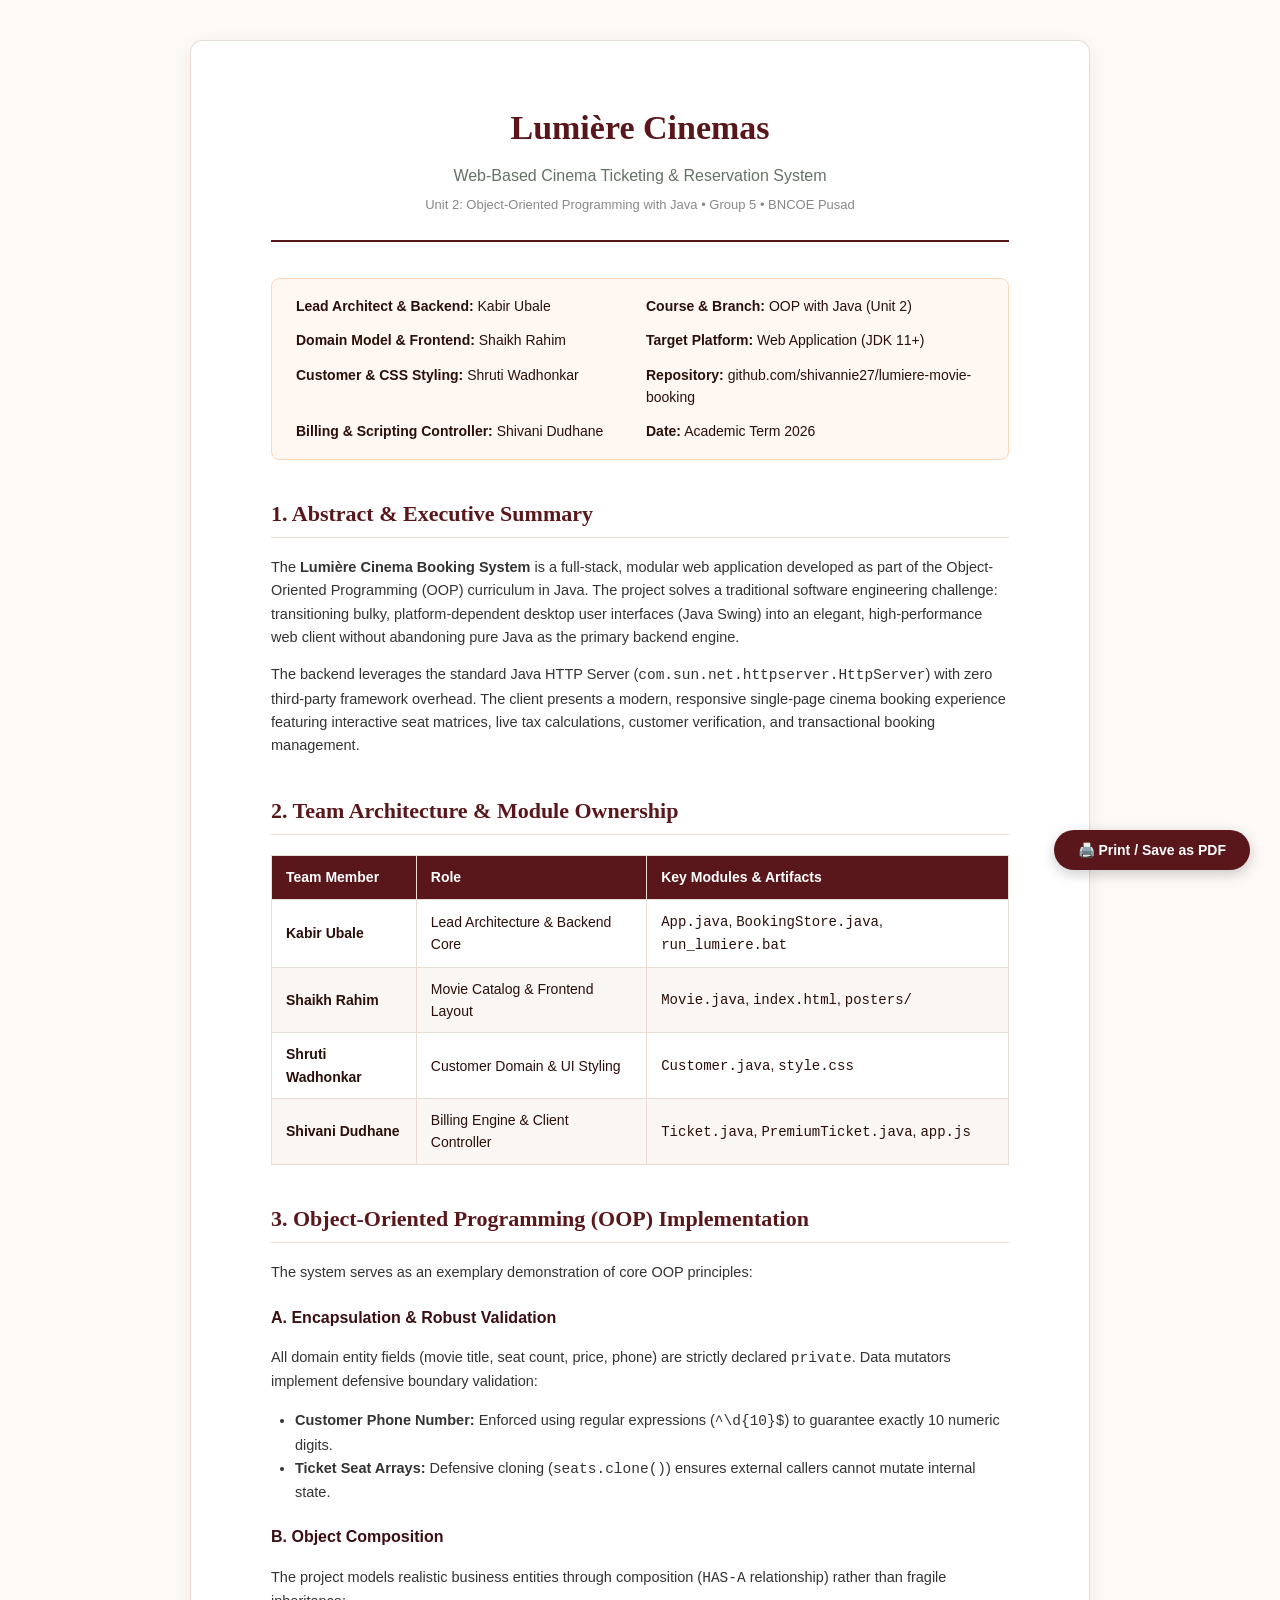
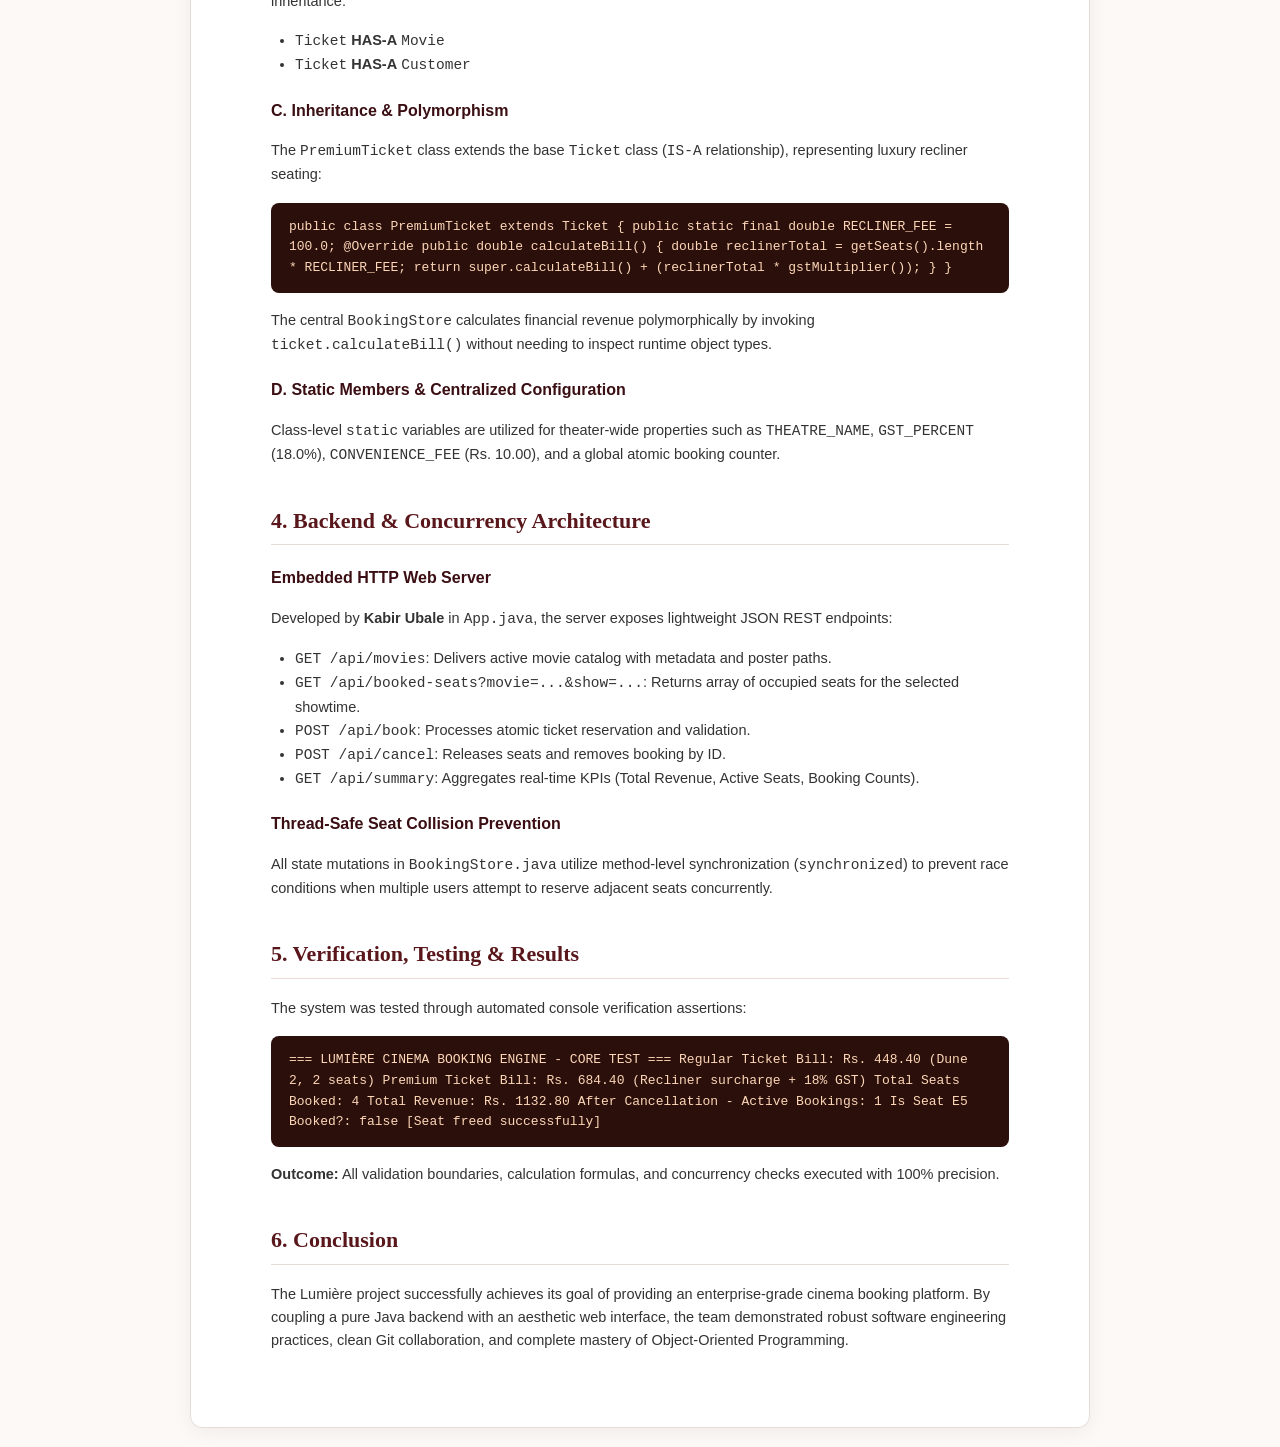
<file: Lumiere_Project_Report.html>
<!DOCTYPE html>
<html lang="en">
<head>
    <meta charset="UTF-8">
    <meta name="viewport" content="width=device-width, initial-scale=1.0">
    <title>Lumière Cinemas — Project Report & Documentation</title>
    <style>
        :root {
            --burgundy: #59171B;
            --dark-burgundy: #3A0E12;
            --peach: #FED7B8;
            --cream: #FDF9F6;
            --sage: #657166;
            --text: #2B0F0A;
            --border: #E8DCD5;
        }
        * { box-sizing: border-box; }
        body {
            font-family: -apple-system, BlinkMacSystemFont, "Segoe UI", Roboto, "Helvetica Neue", Arial, sans-serif;
            line-height: 1.6;
            color: var(--text);
            background: var(--cream);
            margin: 0;
            padding: 40px 20px;
        }
        .container {
            max-width: 900px;
            margin: 0 auto;
            background: #ffffff;
            padding: 60px 80px;
            border-radius: 12px;
            box-shadow: 0 4px 20px rgba(0,0,0,0.06);
            border: 1px solid var(--border);
        }
        .header {
            text-align: center;
            border-bottom: 2px solid var(--burgundy);
            padding-bottom: 24px;
            margin-bottom: 36px;
        }
        .header h1 {
            font-family: Georgia, serif;
            font-size: 34px;
            color: var(--burgundy);
            margin: 0 0 8px;
        }
        .header .subtitle {
            font-size: 16px;
            color: var(--sage);
            font-weight: 500;
        }
        .meta-box {
            background: #FFF7F2;
            border: 1px solid var(--peach);
            border-radius: 8px;
            padding: 16px 24px;
            margin-bottom: 36px;
            display: grid;
            grid-template-columns: 1fr 1fr;
            gap: 12px;
            font-size: 14px;
        }
        h2 {
            font-family: Georgia, serif;
            color: var(--burgundy);
            font-size: 22px;
            border-bottom: 1px solid var(--border);
            padding-bottom: 6px;
            margin-top: 36px;
        }
        h3 {
            color: var(--dark-burgundy);
            font-size: 16px;
            margin-top: 20px;
        }
        p, li {
            font-size: 14.5px;
            color: #333;
        }
        ul, ol {
            padding-left: 24px;
        }
        table {
            width: 100%;
            border-collapse: collapse;
            margin: 20px 0;
            font-size: 14px;
        }
        th, td {
            padding: 10px 14px;
            border: 1px solid var(--border);
            text-align: left;
        }
        th {
            background: var(--burgundy);
            color: #fff;
        }
        tr:nth-child(even) {
            background: #FAF6F3;
        }
        .code-box {
            background: #2B0F0A;
            color: #FED7B8;
            padding: 14px 18px;
            border-radius: 8px;
            font-family: Consolas, monospace;
            font-size: 13px;
            overflow-x: auto;
            margin: 16px 0;
        }
        .btn-print {
            position: fixed;
            bottom: 30px;
            right: 30px;
            background: var(--burgundy);
            color: #fff;
            border: none;
            padding: 12px 24px;
            border-radius: 30px;
            font-weight: bold;
            font-size: 14px;
            box-shadow: 0 4px 14px rgba(0,0,0,0.2);
            cursor: pointer;
            transition: all 0.2s;
        }
        .btn-print:hover {
            background: var(--dark-burgundy);
            transform: translateY(-2px);
        }
        @media print {
            body { background: #fff; padding: 0; }
            .container { box-shadow: none; border: none; padding: 0; max-width: 100%; }
            .btn-print { display: none; }
        }
    </style>
</head>
<body>

    <button class="btn-print" onclick="window.print()">🖨️ Print / Save as PDF</button>

    <div class="container">
        <div class="header">
            <h1>Lumière Cinemas</h1>
            <div class="subtitle">Web-Based Cinema Ticketing & Reservation System</div>
            <div style="font-size: 13px; color: #888; margin-top: 6px;">Unit 2: Object-Oriented Programming with Java • Group 5 • BNCOE Pusad</div>
        </div>

        <div class="meta-box">
            <div><b>Lead Architect & Backend:</b> Kabir Ubale</div>
            <div><b>Course & Branch:</b> OOP with Java (Unit 2)</div>
            <div><b>Domain Model & Frontend:</b> Shaikh Rahim</div>
            <div><b>Target Platform:</b> Web Application (JDK 11+)</div>
            <div><b>Customer & CSS Styling:</b> Shruti Wadhonkar</div>
            <div><b>Repository:</b> github.com/shivannie27/lumiere-movie-booking</div>
            <div><b>Billing & Scripting Controller:</b> Shivani Dudhane</div>
            <div><b>Date:</b> Academic Term 2026</div>
        </div>

        <h2>1. Abstract & Executive Summary</h2>
        <p>
            The <b>Lumière Cinema Booking System</b> is a full-stack, modular web application developed as part of the Object-Oriented Programming (OOP) curriculum in Java. The project solves a traditional software engineering challenge: transitioning bulky, platform-dependent desktop user interfaces (Java Swing) into an elegant, high-performance web client without abandoning pure Java as the primary backend engine.
        </p>
        <p>
            The backend leverages the standard Java HTTP Server (<code>com.sun.net.httpserver.HttpServer</code>) with zero third-party framework overhead. The client presents a modern, responsive single-page cinema booking experience featuring interactive seat matrices, live tax calculations, customer verification, and transactional booking management.
        </p>

        <h2>2. Team Architecture & Module Ownership</h2>
        <table>
            <thead>
                <tr>
                    <th>Team Member</th>
                    <th>Role</th>
                    <th>Key Modules & Artifacts</th>
                </tr>
            </thead>
            <tbody>
                <tr>
                    <td><b>Kabir Ubale</b></td>
                    <td>Lead Architecture & Backend Core</td>
                    <td><code>App.java</code>, <code>BookingStore.java</code>, <code>run_lumiere.bat</code></td>
                </tr>
                <tr>
                    <td><b>Shaikh Rahim</b></td>
                    <td>Movie Catalog & Frontend Layout</td>
                    <td><code>Movie.java</code>, <code>index.html</code>, <code>posters/</code></td>
                </tr>
                <tr>
                    <td><b>Shruti Wadhonkar</b></td>
                    <td>Customer Domain & UI Styling</td>
                    <td><code>Customer.java</code>, <code>style.css</code></td>
                </tr>
                <tr>
                    <td><b>Shivani Dudhane</b></td>
                    <td>Billing Engine & Client Controller</td>
                    <td><code>Ticket.java</code>, <code>PremiumTicket.java</code>, <code>app.js</code></td>
                </tr>
            </tbody>
        </table>

        <h2>3. Object-Oriented Programming (OOP) Implementation</h2>
        <p>The system serves as an exemplary demonstration of core OOP principles:</p>
        
        <h3>A. Encapsulation & Robust Validation</h3>
        <p>
            All domain entity fields (movie title, seat count, price, phone) are strictly declared <code>private</code>. Data mutators implement defensive boundary validation:
        </p>
        <ul>
            <li><b>Customer Phone Number:</b> Enforced using regular expressions (<code>^\d{10}$</code>) to guarantee exactly 10 numeric digits.</li>
            <li><b>Ticket Seat Arrays:</b> Defensive cloning (<code>seats.clone()</code>) ensures external callers cannot mutate internal state.</li>
        </ul>

        <h3>B. Object Composition</h3>
        <p>
            The project models realistic business entities through composition (<code>HAS-A</code> relationship) rather than fragile inheritance:
        </p>
        <ul>
            <li><code>Ticket</code> <b>HAS-A</b> <code>Movie</code></li>
            <li><code>Ticket</code> <b>HAS-A</b> <code>Customer</code></li>
        </ul>

        <h3>C. Inheritance & Polymorphism</h3>
        <p>
            The <code>PremiumTicket</code> class extends the base <code>Ticket</code> class (<code>IS-A</code> relationship), representing luxury recliner seating:
        </p>
        <div class="code-box">public class PremiumTicket extends Ticket {
    public static final double RECLINER_FEE = 100.0;

    @Override
    public double calculateBill() {
        double reclinerTotal = getSeats().length * RECLINER_FEE;
        return super.calculateBill() + (reclinerTotal * gstMultiplier());
    }
}</div>
        <p>
            The central <code>BookingStore</code> calculates financial revenue polymorphically by invoking <code>ticket.calculateBill()</code> without needing to inspect runtime object types.
        </p>

        <h3>D. Static Members & Centralized Configuration</h3>
        <p>
            Class-level <code>static</code> variables are utilized for theater-wide properties such as <code>THEATRE_NAME</code>, <code>GST_PERCENT</code> (18.0%), <code>CONVENIENCE_FEE</code> (Rs. 10.00), and a global atomic booking counter.
        </p>

        <h2>4. Backend & Concurrency Architecture</h2>
        <h3>Embedded HTTP Web Server</h3>
        <p>
            Developed by <b>Kabir Ubale</b> in <code>App.java</code>, the server exposes lightweight JSON REST endpoints:
        </p>
        <ul>
            <li><code>GET /api/movies</code>: Delivers active movie catalog with metadata and poster paths.</li>
            <li><code>GET /api/booked-seats?movie=...&show=...</code>: Returns array of occupied seats for the selected showtime.</li>
            <li><code>POST /api/book</code>: Processes atomic ticket reservation and validation.</li>
            <li><code>POST /api/cancel</code>: Releases seats and removes booking by ID.</li>
            <li><code>GET /api/summary</code>: Aggregates real-time KPIs (Total Revenue, Active Seats, Booking Counts).</li>
        </ul>

        <h3>Thread-Safe Seat Collision Prevention</h3>
        <p>
            All state mutations in <code>BookingStore.java</code> utilize method-level synchronization (<code>synchronized</code>) to prevent race conditions when multiple users attempt to reserve adjacent seats concurrently.
        </p>

        <h2>5. Verification, Testing & Results</h2>
        <p>The system was tested through automated console verification assertions:</p>
        <div class="code-box">=== LUMIÈRE CINEMA BOOKING ENGINE - CORE TEST ===
Regular Ticket Bill: Rs. 448.40  (Dune 2, 2 seats)
Premium Ticket Bill: Rs. 684.40  (Recliner surcharge + 18% GST)
Total Seats Booked: 4
Total Revenue: Rs. 1132.80
After Cancellation - Active Bookings: 1
Is Seat E5 Booked?: false  [Seat freed successfully]</div>
        <p>
            <b>Outcome:</b> All validation boundaries, calculation formulas, and concurrency checks executed with 100% precision.
        </p>

        <h2>6. Conclusion</h2>
        <p>
            The Lumière project successfully achieves its goal of providing an enterprise-grade cinema booking platform. By coupling a pure Java backend with an aesthetic web interface, the team demonstrated robust software engineering practices, clean Git collaboration, and complete mastery of Object-Oriented Programming.
        </p>
    </div>

</body>
</html>
</file>
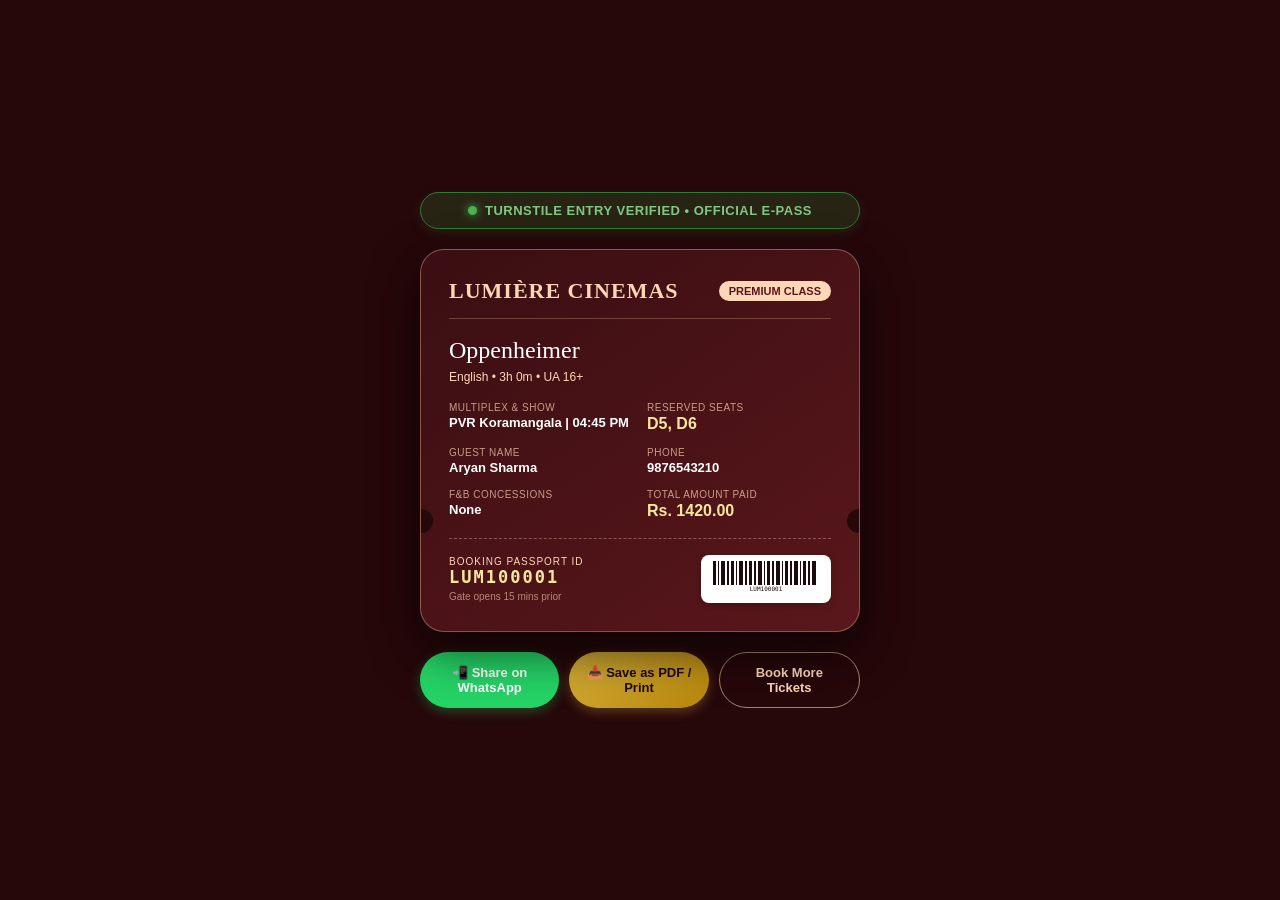
<file: ticket.html>
<!DOCTYPE html>
<html lang="en">
<head>
    <meta charset="UTF-8">
    <meta name="viewport" content="width=device-width, initial-scale=1.0">
    <title>Verified E-Ticket - Lumière Cinemas</title>
    <style>
        :root {
            --burgundy: #59171B;
            --deep: #26070A;
            --dark: #3A0E12;
            --peach: #FED7B8;
            --gold: #D4AF37;
            --gold-lt: #F9E79F;
            --mint: #DAEBE3;
            --success: #2E7D32;
        }
        * { box-sizing: border-box; margin: 0; padding: 0; }
        body {
            font-family: -apple-system, BlinkMacSystemFont, "Segoe UI", Roboto, "Helvetica Neue", sans-serif;
            background: var(--deep);
            color: #FFFFFF;
            min-height: 100vh;
            display: flex;
            align-items: center;
            justify-content: center;
            padding: 24px 16px;
        }
        .pass-wrapper {
            max-width: 440px;
            width: 100%;
            margin: 0 auto;
        }
        .verified-pill {
            display: flex;
            align-items: center;
            justify-content: center;
            gap: 8px;
            background: rgba(46, 125, 50, 0.25);
            border: 1px solid #2E7D32;
            color: #81C784;
            padding: 10px 18px;
            border-radius: 999px;
            font-size: 13px;
            font-weight: bold;
            margin-bottom: 20px;
            letter-spacing: 0.5px;
            box-shadow: 0 4px 12px rgba(46, 125, 50, 0.2);
        }
        .pulse-dot {
            width: 9px;
            height: 9px;
            border-radius: 50%;
            background: #4CAF50;
            box-shadow: 0 0 10px #4CAF50;
            animation: pulse 1.8s infinite;
        }
        @keyframes pulse {
            0% { transform: scale(0.9); opacity: 0.8; }
            50% { transform: scale(1.3); opacity: 1; }
            100% { transform: scale(0.9); opacity: 0.8; }
        }
        .pass-card {
            background: linear-gradient(145deg, var(--dark), var(--burgundy));
            border: 1px solid rgba(254, 215, 184, 0.35);
            border-radius: 24px;
            padding: 28px;
            position: relative;
            box-shadow: 0 20px 48px rgba(0, 0, 0, 0.6);
            overflow: hidden;
        }
        .pass-card::before, .pass-card::after {
            content: "";
            position: absolute;
            width: 24px;
            height: 24px;
            background: var(--deep);
            border-radius: 50%;
            top: 68%;
        }
        .pass-card::before { left: -12px; }
        .pass-card::after { right: -12px; }

        .pass-brand {
            display: flex;
            justify-content: space-between;
            align-items: center;
            border-bottom: 1px solid rgba(254, 215, 184, 0.25);
            padding-bottom: 14px;
            margin-bottom: 16px;
        }
        .brand-title {
            font-family: Georgia, serif;
            font-size: 22px;
            font-weight: bold;
            color: var(--peach);
            letter-spacing: 1px;
        }
        .tier-tag {
            background: var(--peach);
            color: var(--burgundy);
            font-size: 11px;
            font-weight: 800;
            padding: 4px 10px;
            border-radius: 999px;
            text-transform: uppercase;
        }
        .movie-head {
            font-family: Georgia, serif;
            font-size: 24px;
            color: #FFFFFF;
            margin-bottom: 4px;
            line-height: 1.3;
        }
        .movie-sub {
            font-size: 12px;
            color: var(--peach);
            margin-bottom: 18px;
        }
        .info-grid {
            display: grid;
            grid-template-columns: 1fr 1fr;
            gap: 14px;
            margin-bottom: 18px;
        }
        .info-label {
            font-size: 10px;
            color: rgba(254, 215, 184, 0.7);
            text-transform: uppercase;
            letter-spacing: 0.5px;
        }
        .info-val {
            font-size: 13px;
            font-weight: 600;
            margin-top: 2px;
            color: #FFFFFF;
        }
        .info-val.gold {
            color: var(--gold-lt);
            font-size: 16px;
            font-weight: bold;
        }
        .perforation {
            border-top: 1px dashed rgba(254, 215, 184, 0.35);
            margin: 18px 0 16px;
        }
        .pass-foot {
            display: flex;
            justify-content: space-between;
            align-items: center;
        }
        .qr-box {
            background: #FFFFFF;
            padding: 6px;
            border-radius: 8px;
            display: flex;
            align-items: center;
            justify-content: center;
        }
        .actions {
            display: flex;
            gap: 10px;
            margin-top: 20px;
        }
        .btn {
            flex: 1;
            padding: 12px;
            border-radius: 999px;
            font-size: 13px;
            font-weight: bold;
            cursor: pointer;
            text-align: center;
            text-decoration: none;
            transition: all 0.2s;
        }
        .btn-wa {
            background: #25D366;
            color: #FFFFFF;
            border: none;
            box-shadow: 0 4px 12px rgba(37, 211, 102, 0.3);
        }
        .btn-wa:hover {
            background: #128C7E;
        }
        .btn-gold {
            background: linear-gradient(135deg, var(--gold), #B8860B);
            color: #1E0A0C;
            border: none;
            box-shadow: 0 4px 12px rgba(212, 175, 55, 0.3);
        }
        .btn-gold:hover {
            filter: brightness(1.1);
        }
        .btn-outline {
            border: 1px solid rgba(254, 215, 184, 0.6);
            color: var(--peach);
            background: transparent;
        }
        @media print {
            body { background: #FFFFFF; color: #000000; padding: 0; }
            .verified-pill, .actions { display: none; }
            .pass-card { background: #26070A !important; color: #FFFFFF !important; box-shadow: none; }
        }
    </style>
</head>
<body>
    <div class="pass-wrapper">
        <div class="verified-pill">
            <span class="pulse-dot"></span> TURNSTILE ENTRY VERIFIED &bull; OFFICIAL E-PASS
        </div>
        <div class="pass-card">
            <div class="pass-brand">
                <div class="brand-title">LUMIÈRE CINEMAS</div>
                <div class="tier-tag" id="pass-tier">PREMIUM RECLINER</div>
            </div>

            <div class="movie-head" id="pass-movie">Oppenheimer</div>
            <div class="movie-sub" id="pass-meta">English &bull; 3h 0m &bull; UA 16+</div>

            <div class="info-grid">
                <div>
                    <div class="info-label">Multiplex & Show</div>
                    <div class="info-val" id="pass-show">PVR Koramangala | 04:45 PM</div>
                </div>
                <div>
                    <div class="info-label">Reserved Seats</div>
                    <div class="info-val gold" id="pass-seats">D5, D6</div>
                </div>
                <div>
                    <div class="info-label">Guest Name</div>
                    <div class="info-val" id="pass-name">Aryan Sharma</div>
                </div>
                <div>
                    <div class="info-label">Phone</div>
                    <div class="info-val" id="pass-phone">9876543210</div>
                </div>
                <div>
                    <div class="info-label">F&B Concessions</div>
                    <div class="info-val" id="pass-snacks">None</div>
                </div>
                <div>
                    <div class="info-label">Total Amount Paid</div>
                    <div class="info-val gold" id="pass-total">Rs. 1,420.00</div>
                </div>
            </div>

            <div class="perforation"></div>

            <div class="pass-foot">
                <div>
                    <div style="font-size: 10px; color: var(--peach); letter-spacing: 1px;">BOOKING PASSPORT ID</div>
                    <div style="font-family: monospace; font-size: 17px; font-weight: bold; letter-spacing: 2px; color: var(--gold-lt);" id="pass-id">LUM100001</div>
                    <div style="font-size: 10px; color: rgba(254,215,184,0.6); margin-top: 4px;">Gate opens 15 mins prior</div>
                </div>
                <div style="background: #fff; padding: 6px 10px; border-radius: 8px; text-align: center; box-shadow: 0 2px 6px rgba(0,0,0,0.2);">
                    <svg width="110" height="32" viewBox="0 0 110 32" xmlns="http://www.w3.org/2000/svg">
                        <rect x="2" y="0" width="3" height="24" fill="#1E0A0C"/><rect x="7" y="0" width="1" height="24" fill="#1E0A0C"/><rect x="10" y="0" width="4" height="24" fill="#1E0A0C"/><rect x="16" y="0" width="2" height="24" fill="#1E0A0C"/><rect x="20" y="0" width="3" height="24" fill="#1E0A0C"/><rect x="25" y="0" width="1" height="24" fill="#1E0A0C"/><rect x="28" y="0" width="4" height="24" fill="#1E0A0C"/><rect x="34" y="0" width="2" height="24" fill="#1E0A0C"/><rect x="38" y="0" width="3" height="24" fill="#1E0A0C"/><rect x="43" y="0" width="2" height="24" fill="#1E0A0C"/><rect x="47" y="0" width="4" height="24" fill="#1E0A0C"/><rect x="53" y="0" width="1" height="24" fill="#1E0A0C"/><rect x="56" y="0" width="3" height="24" fill="#1E0A0C"/><rect x="61" y="0" width="2" height="24" fill="#1E0A0C"/><rect x="65" y="0" width="4" height="24" fill="#1E0A0C"/><rect x="71" y="0" width="1" height="24" fill="#1E0A0C"/><rect x="74" y="0" width="3" height="24" fill="#1E0A0C"/><rect x="79" y="0" width="2" height="24" fill="#1E0A0C"/><rect x="83" y="0" width="4" height="24" fill="#1E0A0C"/><rect x="89" y="0" width="1" height="24" fill="#1E0A0C"/><rect x="92" y="0" width="3" height="24" fill="#1E0A0C"/><rect x="97" y="0" width="2" height="24" fill="#1E0A0C"/><rect x="101" y="0" width="4" height="24" fill="#1E0A0C"/>
                        <text x="55" y="30" font-family="monospace" font-size="6" text-anchor="middle" fill="#1E0A0C" id="barcode-id-text">LUM100001</text>
                    </svg>
                </div>
            </div>
        </div>

        <div class="actions">
            <button class="btn btn-wa" id="btn-share-wa">📲 Share on WhatsApp</button>
            <button class="btn btn-gold" onclick="window.print()">📥 Save as PDF / Print</button>
            <a class="btn btn-outline" href="/">Book More Tickets</a>
        </div>
    </div>

    <script>
        (function() {
            const p = new URLSearchParams(window.location.search);
            const id = p.get("id") || p.get("ticket") || "LUM100001";
            const movie = p.get("m") || p.get("movie") || "Oppenheimer";
            const seats = p.get("s") || p.get("seats") || "D5, D6";
            const show = p.get("c") || p.get("show") || "PVR Koramangala | 04:45 PM";
            const name = p.get("n") || p.get("name") || "Aryan Sharma";
            const phone = p.get("p") || p.get("phone") || "9876543210";
            const total = p.get("t") || p.get("total") || "1420.00";
            const type = p.get("ty") || p.get("type") || "Premium";
            const snacks = p.get("sn") || p.get("snacks") || "None";

            document.getElementById("pass-id").innerText = id;
            document.getElementById("barcode-id-text").textContent = id;
            document.getElementById("pass-movie").innerText = movie;
            document.getElementById("pass-seats").innerText = seats;
            document.getElementById("pass-show").innerText = show;
            document.getElementById("pass-name").innerText = name;
            document.getElementById("pass-phone").innerText = phone;
            document.getElementById("pass-total").innerText = "Rs. " + parseFloat(total).toFixed(2);
            document.getElementById("pass-tier").innerText = type.toUpperCase().includes("RECLINER") ? type.toUpperCase() : type.toUpperCase() + " CLASS";
            document.getElementById("pass-snacks").innerText = snacks;

            const msg = 
`🎬 *LUMIÈRE CINEMAS — OFFICIAL E-PASS* 🎟️
━━━━━━━━━━━━━━━━━━━━
✨ *Movie:* ${movie}
🏛️ *Cinema:* ${show}
💺 *Reserved Seats:* ${seats} (${type} Recliner)
👤 *Guest Name:* ${name}
📱 *Phone:* ${phone}
🔖 *Booking Passport ID:* ${id}
🍿 *Concessions:* ${snacks}
💰 *Total Amount Paid:* Rs. ${parseFloat(total).toFixed(2)}
━━━━━━━━━━━━━━━━━━━━
✅ *Turnstile Status:* ENTRY CLEARED
🌐 *Open Official Digital Pass:*
${window.location.href}
━━━━━━━━━━━━━━━━━━━━
_Please arrive 15 minutes before showtime._`;

            document.getElementById("btn-share-wa").onclick = function() {
                window.open(`https://api.whatsapp.com/send?text=${encodeURIComponent(msg)}`, '_blank');
            };
        })();
    </script>
</body>
</html>
</file>
